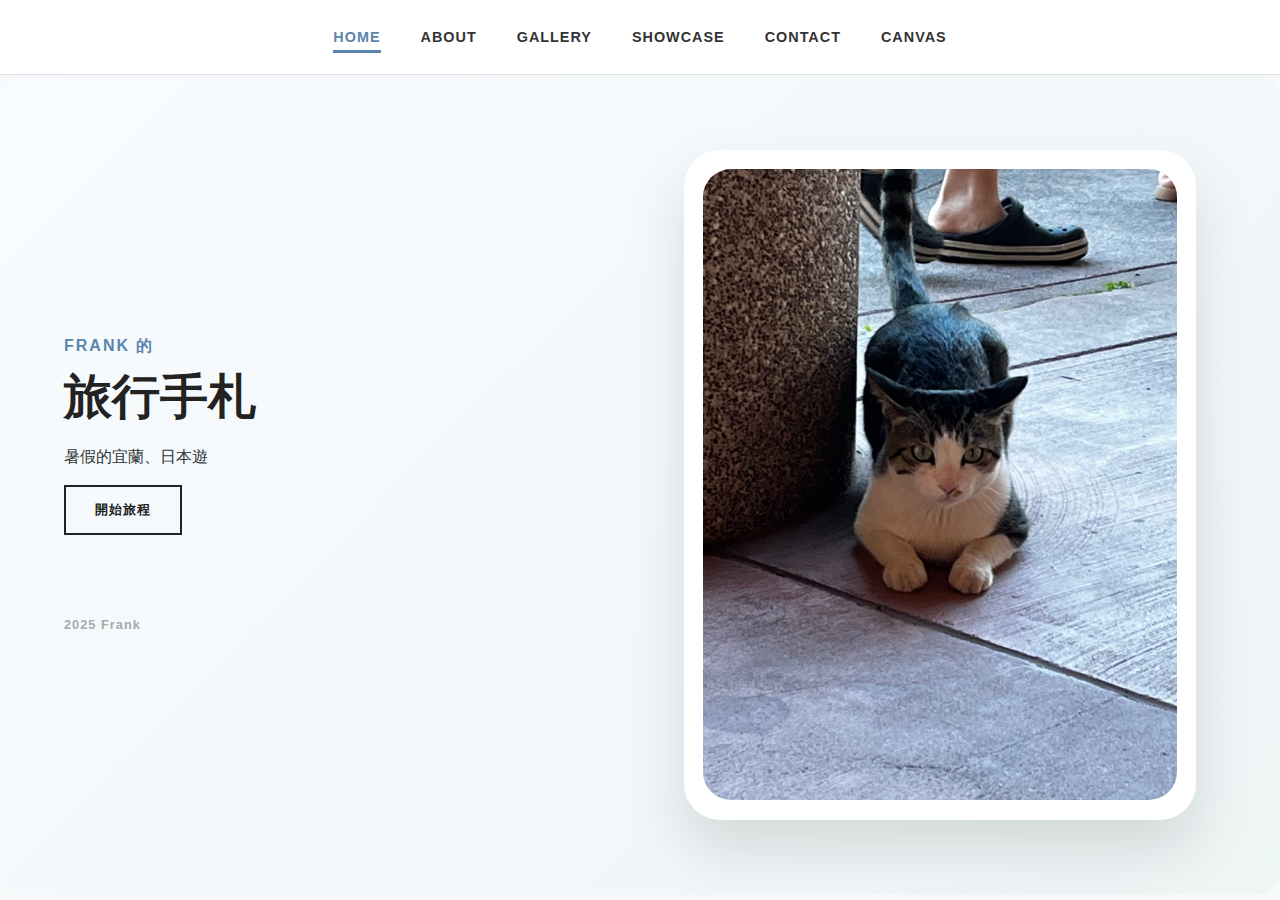
<file: index.html>
<!DOCTYPE html>
<html lang="zh-Hant">
<head>
  <meta charset="UTF-8">
  <meta name="viewport" content="width=device-width, initial-scale=1.0">
  <title>Home - My Website</title>
  <link rel="stylesheet" href="style.css">
  <script defer src="main.js"></script>
</head>
<body>

  <nav class="navbar">
    <button class="nav-toggle" type="button" aria-label="切換主選單" aria-expanded="false" aria-controls="primary-nav">
      <span></span>
      <span></span>
      <span></span>
    </button>
    <ul id="primary-nav">
      <li><a href="index.html" class="active">Home</a></li>
      <li><a href="about.html">About</a></li>
      <li><a href="gallery.html">Gallery</a></li>
      <li><a href="showcase.html">Showcase</a></li>
      <li><a href="contact.html">Contact</a></li>
      <li><a href="canvas.html">Canvas</a></li>
    </ul>
  </nav>

  <header class="hero">
    <div class="hero-text">
      <span class="subtitle">Frank 的</span>
      <h1>旅行手札</h1>
      <p>暑假的宜蘭、日本遊</p>
      <a href="./showcase.html" class="btn">開始旅程</a>
      <span class="company">2025 Frank</span>
    </div>
    <div class="hero-image">
      <div class="hero-photo-card">
        <img src="photo/showcase/1.jpg" alt="宜蘭稻田與龜山島遠景">
      </div>
    </div>
  </header>

</body>
</html>
</file>
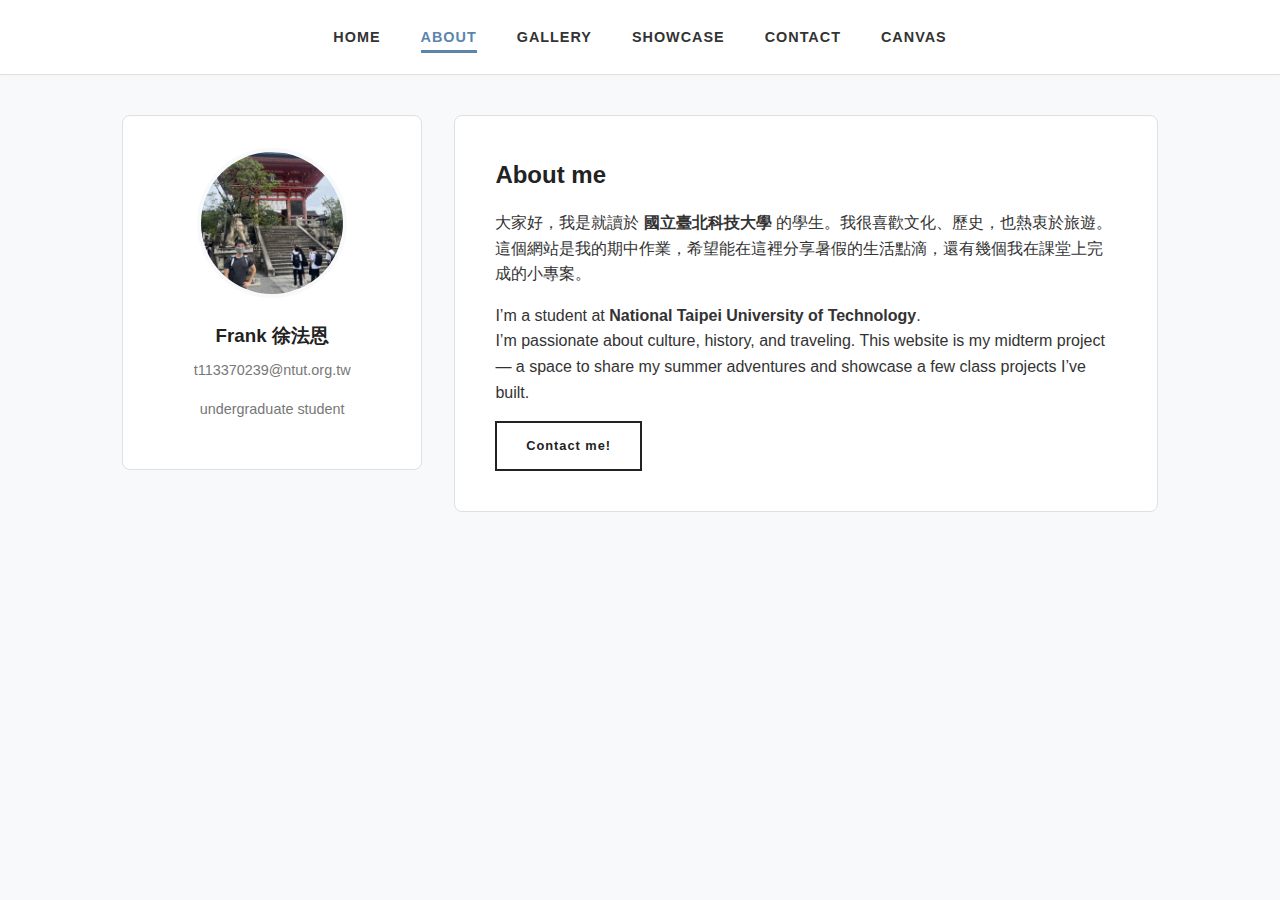
<file: about.html>
<!DOCTYPE html>
<html lang="zh-Hant">
<head>
  <meta charset="UTF-8">
  <meta name="viewport" content="width=device-width, initial-scale=1.0">
  <title>About - My Website</title>
  <link rel="stylesheet" href="style.css">
  <script defer src="main.js"></script>
</head>
<body>

  <nav class="navbar">
    <button class="nav-toggle" type="button" aria-label="切換主選單" aria-expanded="false" aria-controls="primary-nav">
      <span></span>
      <span></span>
      <span></span>
    </button>
    <ul id="primary-nav">
      <li><a href="index.html">Home</a></li>
      <li><a href="about.html" class="active">About</a></li>
      <li><a href="gallery.html">Gallery</a></li>
      <li><a href="showcase.html">Showcase</a></li>
      <li><a href="contact.html">Contact</a></li>
      <li><a href="canvas.html">Canvas</a></li>
    </ul>
  </nav>

  <div class="container">
    
    <div class="two-column-layout">
      
      <aside class="left-column">
        <div class="profile-card">
          <img src="./photo/Profile_photo.png" alt="Profile Photo" class="profile-pic">
          <h3>Frank 徐法恩</h3>
          <p>t113370239@ntut.org.tw</p>
          <p>undergraduate student</p>
        </div>
      </aside>
      
      <main class="right-column">
        <h2>About me</h2>
                <p>大家好，我是就讀於 <strong>國立臺北科技大學</strong> 的學生。我很喜歡文化、歷史，也熱衷於旅遊。這個網站是我的期中作業，希望能在這裡分享暑假的生活點滴，還有幾個我在課堂上完成的小專案。</p>
        <p>I’m a student at <strong>National Taipei University of Technology</strong>.<br>I’m passionate about culture, history, and traveling. This website is my midterm project — a space to share my summer adventures and showcase a few class projects I’ve built.</p>
        <a href="./contact.html" class="btn">Contact me!</a>
      </main>

    </div>
  </div>

</body>
</html>
</file>
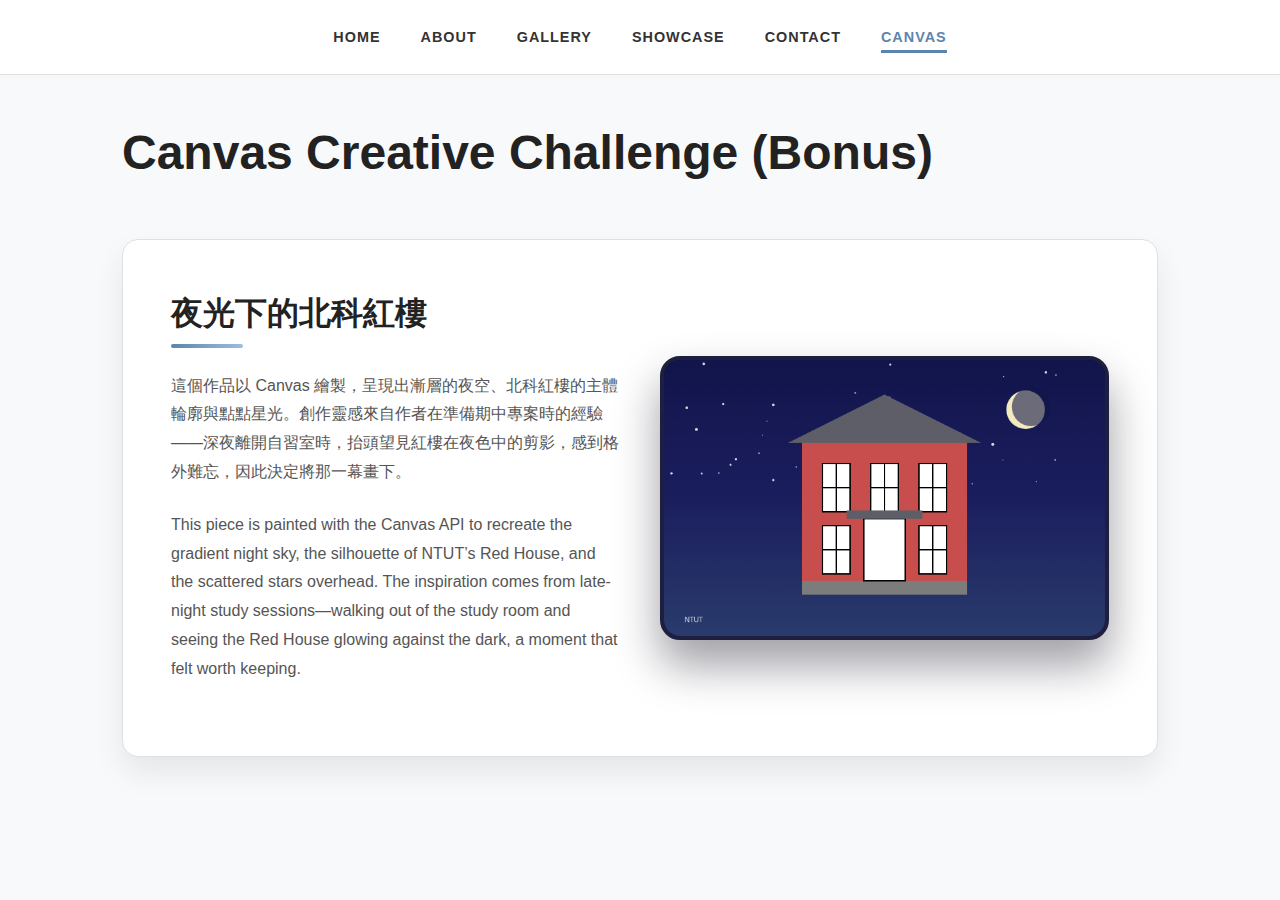
<file: canvas.html>
<!DOCTYPE html>
<html lang="zh-Hant">
<head>
  <meta charset="UTF-8">
  <meta name="viewport" content="width=device-width, initial-scale=1.0">
  <title>Canvas Creative Challenge - My Website</title>
  <link rel="stylesheet" href="style.css">
  <script defer src="main.js"></script>
</head>
<body>

  <nav class="navbar">
    <button class="nav-toggle" type="button" aria-label="切換主選單" aria-expanded="false" aria-controls="primary-nav">
      <span></span>
      <span></span>
      <span></span>
    </button>
    <ul id="primary-nav">
      <li><a href="index.html">Home</a></li>
      <li><a href="about.html">About</a></li>
      <li><a href="gallery.html">Gallery</a></li>
      <li><a href="showcase.html">Showcase</a></li>
      <li><a href="contact.html">Contact</a></li>
      <li><a href="canvas.html" class="active">Canvas</a></li>
    </ul>
  </nav>

  <div class="container">
    <h1>Canvas Creative Challenge (Bonus)</h1>

    <section class="canvas-section">
      <div class="canvas-copy">
        <h2 class="canvas-heading">夜光下的北科紅樓</h2>
        <p class="canvas-description">這個作品以 Canvas 繪製，呈現出漸層的夜空、北科紅樓的主體輪廓與點點星光。創作靈感來自作者在準備期中專案時的經驗——深夜離開自習室時，抬頭望見紅樓在夜色中的剪影，感到格外難忘，因此決定將那一幕畫下。</p>
        <p class="canvas-description">This piece is painted with the Canvas API to recreate the gradient night sky, the silhouette of NTUT’s Red House, and the scattered stars overhead. The inspiration comes from late-night study sessions—walking out of the study room and seeing the Red House glowing against the dark, a moment that felt worth keeping.</p>
      </div>
      <div class="canvas-wrapper">
        <canvas id="dreamCanvas" width="640" height="400" aria-label="Dream space canvas artwork"></canvas>
      </div>
    </section>
  </div>

  <script>
    (function () {
      const canvas = document.getElementById('dreamCanvas');
      const ctx = canvas.getContext('2d');
      const w = canvas.width;
      const h = canvas.height;

      function drawBackground() {
        const gradient = ctx.createLinearGradient(0, 0, 0, h);
        gradient.addColorStop(0, '#12154b');
        gradient.addColorStop(0.5, '#1b1e5e');
        gradient.addColorStop(1, '#2a3b6c');
        ctx.fillStyle = gradient;
        ctx.fillRect(0, 0, w, h);
      }

      function drawStars() {
        ctx.fillStyle = 'rgba(255,255,255,0.85)';
        for (let i = 0; i < 35; i++) {
          const x = Math.random() * w;
          const y = Math.random() * (h * 0.45);
          const radius = Math.random() * 1.8 + 0.4;
          ctx.beginPath();
          ctx.arc(x, y, radius, 0, Math.PI * 2);
          ctx.fill();
        }
      }

      function drawMoon() {
        const moonX = w * 0.82;
        const moonY = h * 0.18;
        ctx.beginPath();
        ctx.fillStyle = 'rgba(255, 247, 196, 0.95)';
        ctx.arc(moonX, moonY, 28, 0, Math.PI * 2);
        ctx.fill();
        ctx.beginPath();
        ctx.fillStyle = 'rgba(18, 21, 75, 0.6)';
        ctx.arc(moonX + 8, moonY - 4, 28, 0, Math.PI * 2);
        ctx.fill();
      }

      function drawBuilding() {
        const baseWidth = 240;
        const baseHeight = 220;
        const baseX = (w - baseWidth) / 2;
        const baseY = h - baseHeight - 60;

        // building
        ctx.fillStyle = '#c74e4c';
        ctx.fillRect(baseX, baseY, baseWidth, baseHeight);

        // foundation
        ctx.fillStyle = '#7c7c7c';
        ctx.fillRect(baseX, baseY + baseHeight - 20, baseWidth, 20);

        // roof
        ctx.beginPath();
        ctx.moveTo(baseX - 20, baseY);
        ctx.lineTo(baseX + baseWidth / 2, baseY - 70);
        ctx.lineTo(baseX + baseWidth + 20, baseY);
        ctx.closePath();
        ctx.fillStyle = '#5e5e68';
        ctx.fill();

        // windows
        const windowWidth = 40;
        const windowHeight = 70;
        const columns = 3;
        const spacingX = 30;
        const spacingY = 20;
        ctx.fillStyle = '#ffffff';
        ctx.strokeStyle = '#000000';
        ctx.lineWidth = 2;

        for (let col = 0; col < columns; col++) {
          const x = baseX + 30 + col * (windowWidth + spacingX);
          for (let row = 0; row < 2; row++) {
            const y = baseY + 30 + row * (windowHeight + spacingY);
            ctx.fillRect(x, y, windowWidth, windowHeight);
            ctx.strokeRect(x, y, windowWidth, windowHeight);
            ctx.beginPath();
            ctx.moveTo(x + windowWidth / 2, y);
            ctx.lineTo(x + windowWidth / 2, y + windowHeight);
            ctx.moveTo(x, y + windowHeight / 2);
            ctx.lineTo(x + windowWidth, y + windowHeight / 2);
            ctx.stroke();
          }
        }

        // door
        const doorWidth = 60;
        const doorHeight = 90;
        const doorX = baseX + baseWidth / 2 - doorWidth / 2;
        const doorY = baseY + baseHeight - doorHeight - 20;

        ctx.fillStyle = '#ffffff';
        ctx.fillRect(doorX, doorY, doorWidth, doorHeight);
        ctx.strokeStyle = '#000000';
        ctx.strokeRect(doorX, doorY, doorWidth, doorHeight);

        ctx.fillStyle = '#5e5e68';
        ctx.fillRect(doorX - 25, doorY - 12, doorWidth + 50, 12);
      }

      function drawTitle() {
        ctx.fillStyle = 'rgba(255, 255, 255, 0.85)';
        ctx.font = '600 24px var(--font-heading, sans-serif)';
        ctx.textAlign = 'left';
        ctx.fillText('NTUT', 30, h - 20);
      }

      function render() {
        drawBackground();
        drawStars();
        drawMoon();
        drawBuilding();
        drawTitle();
      }

      render();
    })();
  </script>

</body>
</html>
</file>
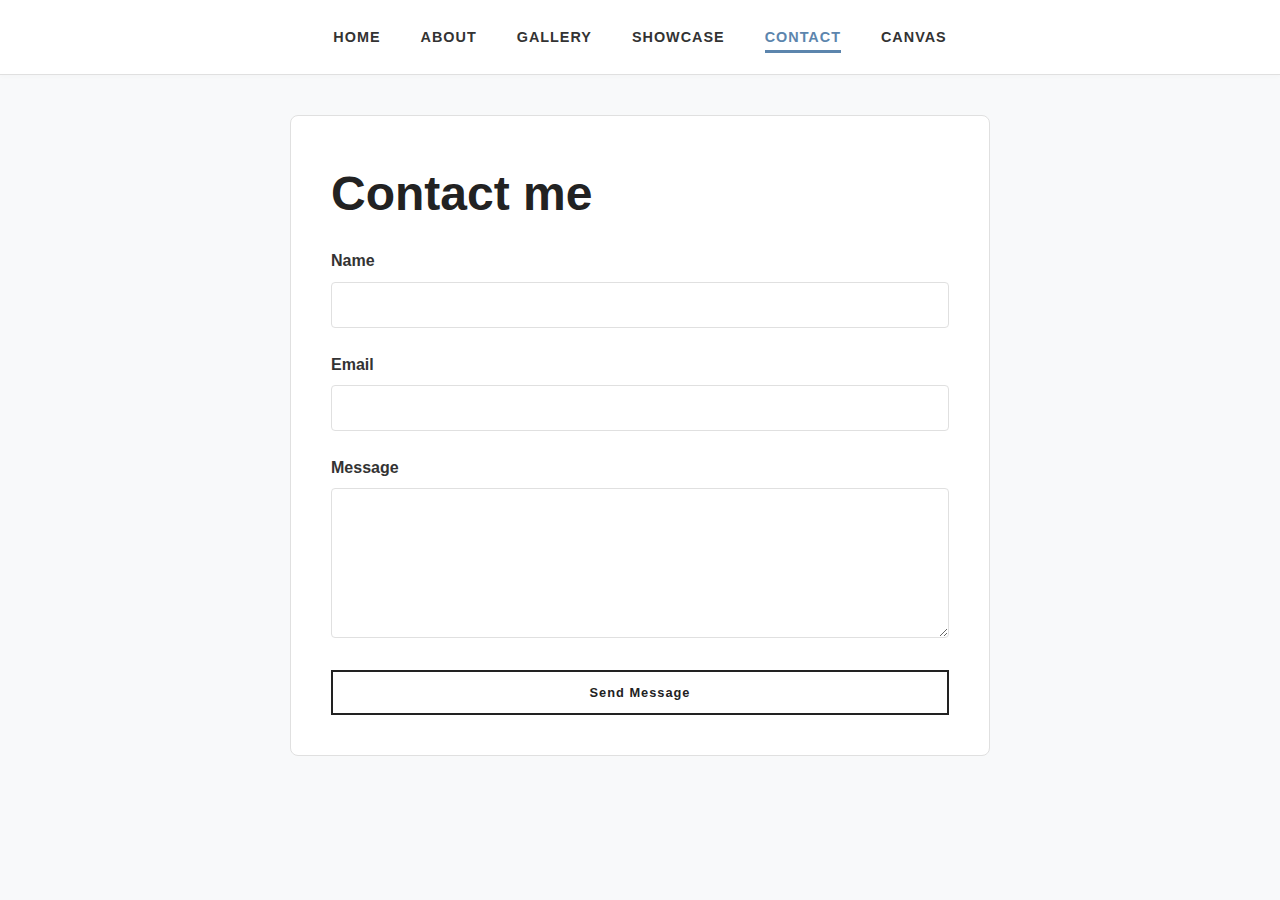
<file: contact.html>
<!DOCTYPE html>
<html lang="zh-Hant">
<head>
  <meta charset="UTF-8">
  <meta name="viewport" content="width=device-width, initial-scale=1.0">
  <title>Contact - My Website</title>
  <link rel="stylesheet" href="style.css">
  <script defer src="main.js"></script>
</head>
<body>

  <nav class="navbar">
    <button class="nav-toggle" type="button" aria-label="切換主選單" aria-expanded="false" aria-controls="primary-nav">
      <span></span>
      <span></span>
      <span></span>
    </button>
    <ul id="primary-nav">
      <li><a href="index.html">Home</a></li>
      <li><a href="about.html">About</a></li>
      <li><a href="gallery.html">Gallery</a></li>
      <li><a href="showcase.html">Showcase</a></li>
      <li><a href="contact.html" class="active">Contact</a></li>
      <li><a href="canvas.html">Canvas</a></li>
    </ul>
  </nav>

  <div class="container">
    <div class="contact-form-container">
      <h1>Contact me</h1>
      <p></p>
      
      <form class="contact-form">
        <div class="form-group">
          <label for="name">Name</label>
          <input type="text" id="name" name="name" required>
        </div>
        <div class="form-group">
          <label for="email">Email</label>
          <input type="email" id="email" name="email" required>
        </div>
        <div class="form-group">
          <label for="message">Message</label>
          <textarea id="message" name="message" required></textarea>
        </div>
        <button type="submit" class="btn btn-full">Send Message</button>
      </form>
    </div>
  </div>

</body>
</html>
</file>
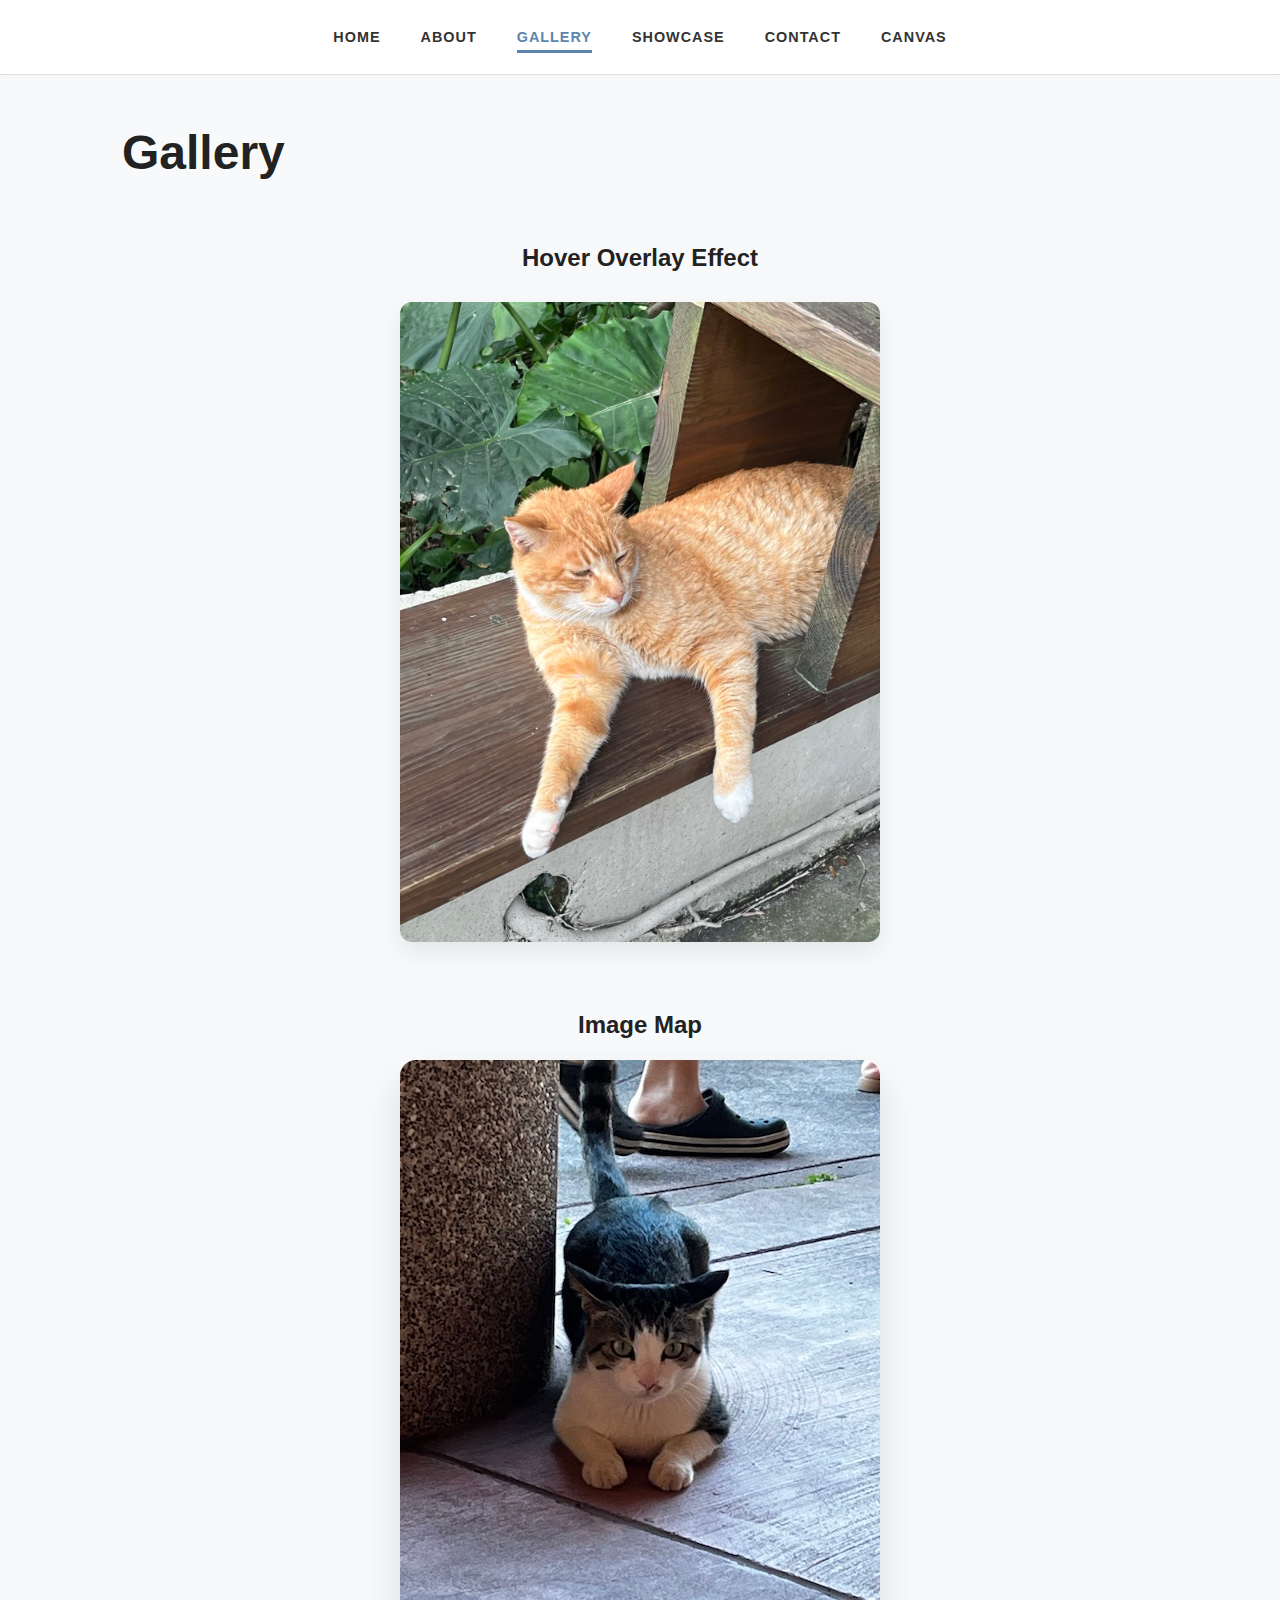
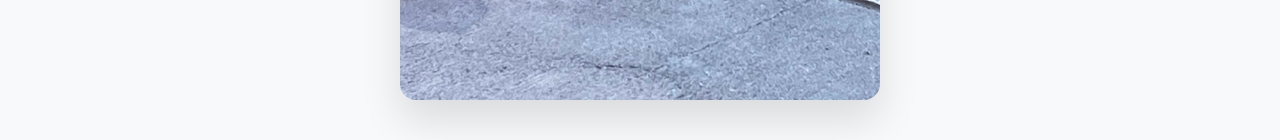
<file: gallery.html>
<!DOCTYPE html>
<html lang="zh-Hant">
<head>
  <meta charset="UTF-8">
  <meta name="viewport" content="width=device-width, initial-scale=1.0">
  <title>Gallery - My Website</title>
  <link rel="stylesheet" href="style.css">
  <script defer src="main.js"></script>
</head>
<body>

  <nav class="navbar">
    <button class="nav-toggle" type="button" aria-label="切換主選單" aria-expanded="false" aria-controls="primary-nav">
      <span></span>
      <span></span>
      <span></span>
    </button>
    <ul id="primary-nav">
      <li><a href="index.html">Home</a></li>
      <li><a href="about.html">About</a></li>
      <li><a href="gallery.html" class="active">Gallery</a></li>
      <li><a href="showcase.html">Showcase</a></li>
      <li><a href="contact.html">Contact</a></li>
      <li><a href="canvas.html">Canvas</a></li>
    </ul>
  </nav>

  <div class="container">
    <h1>Gallery</h1>
    <section class="gallery-overlay-section">
      <h2>Hover Overlay Effect</h2>

      <div class="overlay-wrapper">
        <img src="photo/gallery/cat_sleep.jpg" alt="午睡的校園貓" class="overlay-base">
        <div class="overlay-layer">
          <img src="photo/gallery/cat_leave.jpg" alt="起身伸懶腰的貓" class="overlay-image">
          <div class="overlay-caption">醒來伸懶腰，準備巡邏</div>
        </div>
      </div>
    </section>

    <section class="image-map-section">
      <h2>Image Map</h2>
      <div class="image-map-wrapper">
        <img src="photo/gallery/cat.jpg" alt="躺在校園草地上的花貓" usemap="#cks-map" width="700" height="525">
        <map name="cks-map">
          <area shape="poly" coords="314,135,328,461,161,466,160,140" href="showcase.html" alt="點擊查看 Showcase" aria-label="點擊查看 Showcase">
        </map>
      </div>
    </section>
  </div>

</body>
</html>
</file>
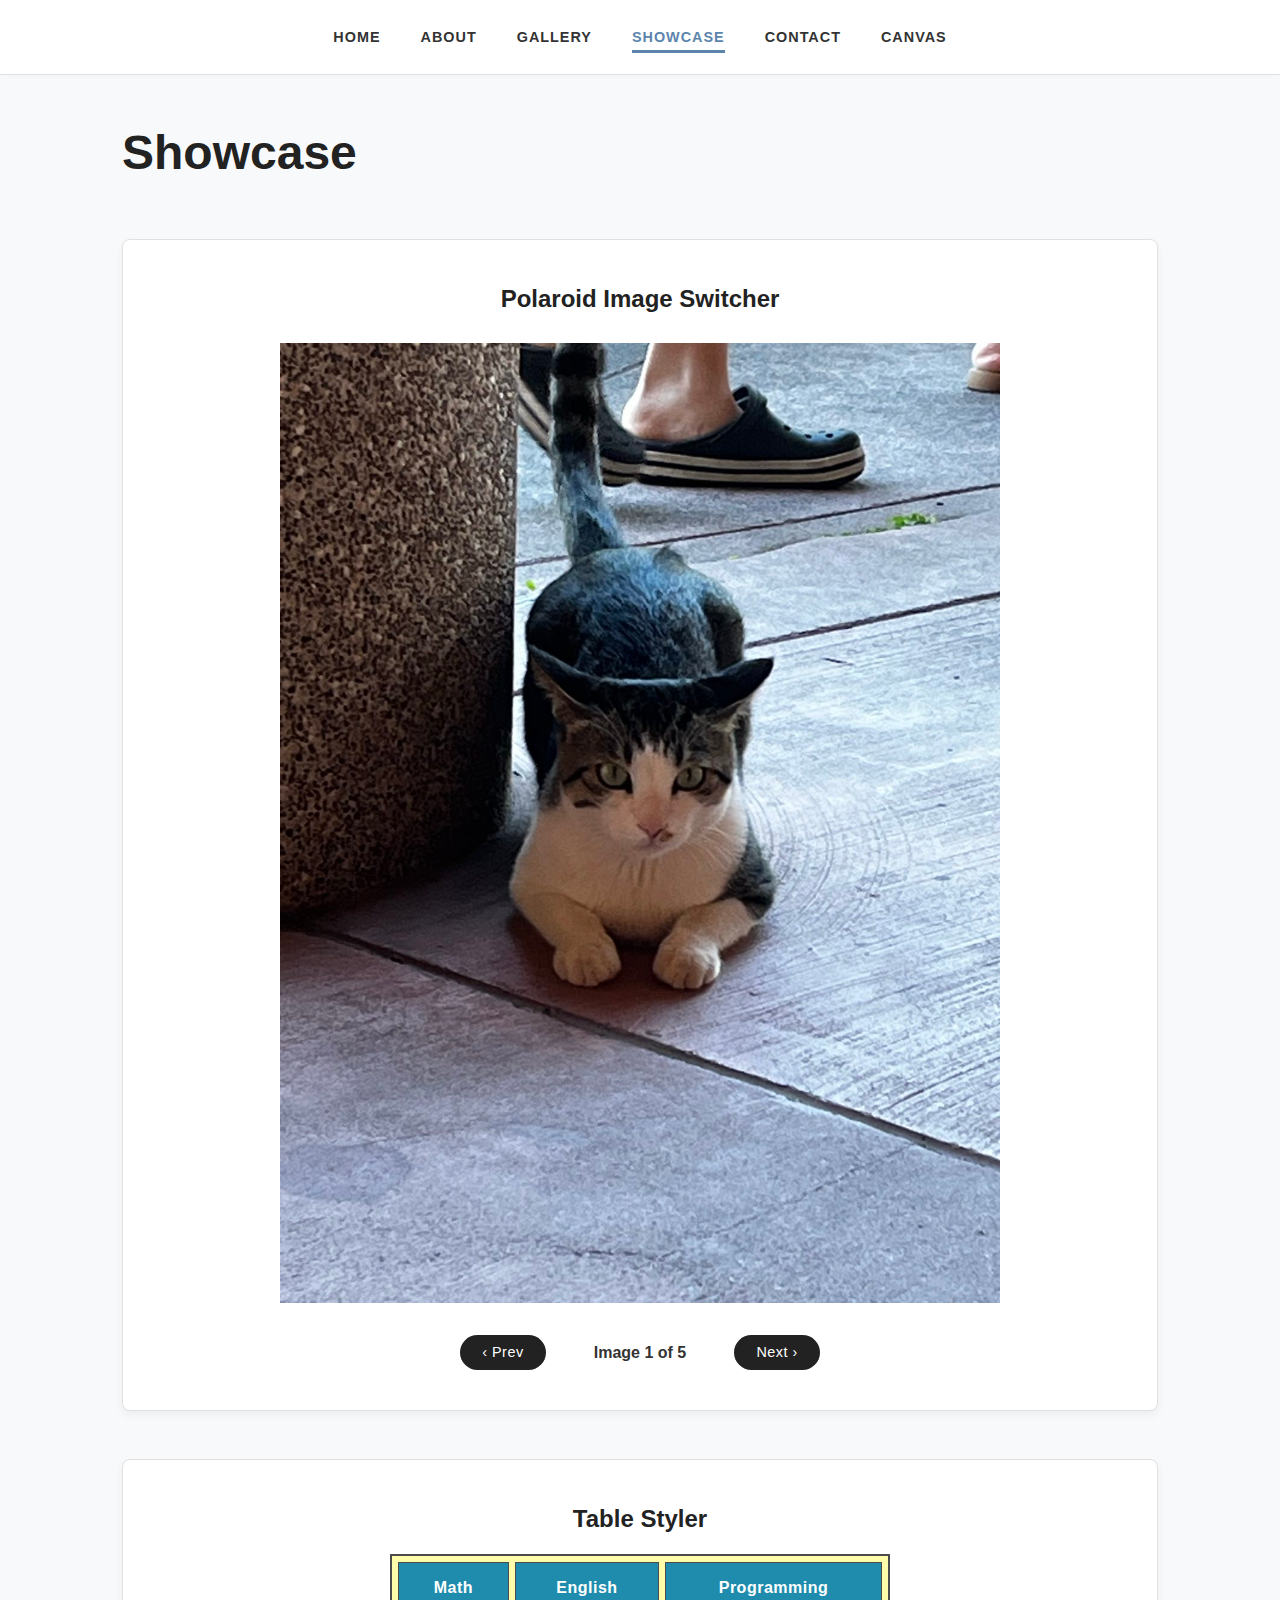
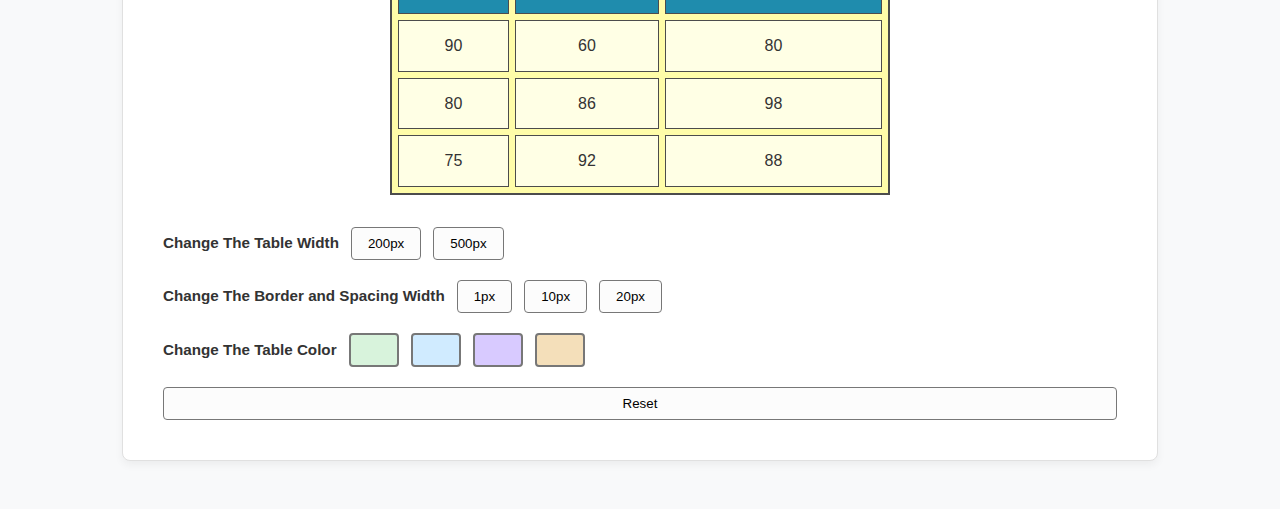
<file: showcase.html>
<!DOCTYPE html>
<html lang="zh-Hant">
<head>
  <meta charset="UTF-8">
  <meta name="viewport" content="width=device-width, initial-scale=1.0">
  <title>Showcase - My Website</title>
  <link rel="stylesheet" href="style.css">
  <script defer src="main.js"></script>
  <script defer src="script.js"></script>
</head>
<body>

  <nav class="navbar">
    <button class="nav-toggle" type="button" aria-label="切換主選單" aria-expanded="false" aria-controls="primary-nav">
      <span></span>
      <span></span>
      <span></span>
    </button>
    <ul id="primary-nav">
      <li><a href="index.html">Home</a></li>
      <li><a href="about.html">About</a></li>
      <li><a href="gallery.html">Gallery</a></li>
      <li><a href="showcase.html" class="active">Showcase</a></li>
      <li><a href="contact.html">Contact</a></li>
      <li><a href="canvas.html">Canvas</a></li>
    </ul>
  </nav>

  <div class="container">
    <h1>Showcase</h1>
    <!-- <p>My recent projects and work.</p> -->

    <section class="featured-gallery card">
      <h2>Polaroid Image Switcher</h2>

      <div class="slider-frame">
        <img id="showcase-photo" src="photo/showcase/1.jpg" alt="今日拍攝照片" class="slider-image">
      </div>

      <div class="slider-controls">
        <button class="slider-button" id="showcase-prev">&lsaquo; Prev</button>
        <span class="slider-counter" id="showcase-counter">Image 1 of 5</span>
        <button class="slider-button" id="showcase-next">Next &rsaquo;</button>
      </div>
    </section>

    <section class="featured-gallery card">
      <h2>Table Styler</h2>

      <div class="table-wrapper">
        <table id="scoreTable" class="score-table">
          <thead>
            <tr>
              <th>Math</th>
              <th>English</th>
              <th>Programming</th>
            </tr>
          </thead>
          <tbody>
            <tr>
              <td>90</td>
              <td>60</td>
              <td>80</td>
            </tr>
            <tr>
              <td>80</td>
              <td>86</td>
              <td>98</td>
            </tr>
            <tr>
              <td>75</td>
              <td>92</td>
              <td>88</td>
            </tr>
          </tbody>
        </table>
      </div>

      <div class="score-controls">
        <div class="control-row" data-action="width">
          <span>Change The Table Width</span>
          <button class="option-button" data-width="200">200px</button>
          <button class="option-button" data-width="500">500px</button>
        </div>

        <div class="control-row" data-action="spacing">
          <span>Change The Border and Spacing Width</span>
          <button class="option-button" data-border="1">1px</button>
          <button class="option-button" data-border="10">10px</button>
          <button class="option-button" data-border="20">20px</button>
        </div>

        <div class="control-row" data-action="color">
          <span>Change The Table Color</span>
          <div class="color-swatch" data-color="#d8f3dc" style="background:#d8f3dc;"></div>
          <div class="color-swatch" data-color="#d0ebff" style="background:#d0ebff;"></div>
          <div class="color-swatch" data-color="#d8caff" style="background:#d8caff;"></div>
          <div class="color-swatch" data-color="#f4dfba" style="background:#f4dfba;"></div>
        </div>

        <button class="reset-button" id="resetTable">Reset</button>
      </div>
    </section>

  </div>

</body>
</html>
</file>
<file: style.css>
/* --- 1. CSS 變數與全域設定 --- */
:root {
  --bg-color: #f8f9fa; 
  --text-color: #333;
  --heading-color: #222;
  --primary-color: #5c85ad; 
  --border-color: #e0e0e0;
  --white: #ffffff;
  
  --font-heading: 'Montserrat', 'Helvetica Neue', Arial, sans-serif;
  --font-body: 'Lato', 'Helvetica Neue', Arial, sans-serif;
}

* {
  margin: 0;
  padding: 0;
  box-sizing: border-box;
}

body {
  font-family: var(--font-body);
  background-color: var(--bg-color);
  color: var(--text-color);
  line-height: 1.6;
}

/* --- 2. 導覽列 (Navbar) --- */
.navbar {
  width: 100%;
  background-color: var(--white);
  padding: 1.5rem 2rem;
  border-bottom: 1px solid var(--border-color);
  box-shadow: 0 2px 4px rgba(0,0,0,0.02);
  position: relative;
  display: flex;
  flex-direction: column;
  align-items: center;
}

.navbar ul {
  display: flex;
  justify-content: center;
  list-style: none;
  gap: 2.5rem;
}

.navbar ul li a {
  text-decoration: none;
  color: var(--text-color);
  font-family: var(--font-heading);
  font-weight: 700;
  font-size: 0.9rem;
  text-transform: uppercase;
  letter-spacing: 1px;
  padding-bottom: 0.5rem;
  transition: color 0.3s ease;
  position: relative; /* For the ::after pseudo-element */
}

.nav-toggle {
  align-self: flex-end;
  width: 46px;
  height: 46px;
  border-radius: 14px;
  border: none;
  background: var(--white);
  display: none;
  flex-direction: column;
  justify-content: center;
  align-items: center;
  gap: 6px;
  cursor: pointer;
  padding: 0;
  box-shadow: 0 12px 30px rgba(0, 0, 0, 0.12);
  position: relative;
}

.nav-toggle span {
  display: block;
  width: 22px;
  height: 2px;
  background: var(--heading-color);
  transition: transform 0.3s ease, opacity 0.3s ease;
  position: absolute;
  left: 50%;
  transform: translateX(-50%);
}

.nav-toggle span:nth-child(1) {
  top: 16px;
}

.nav-toggle span:nth-child(2) {
  top: 22px;
}

.nav-toggle span:nth-child(3) {
  top: 28px;
}

.nav-toggle[aria-expanded="true"] span:nth-child(1) {
  top: 22px;
  transform: translate(-50%, 0) rotate(45deg);
}

.nav-toggle[aria-expanded="true"] span:nth-child(2) {
  opacity: 0;
}

.nav-toggle[aria-expanded="true"] span:nth-child(3) {
  top: 22px;
  transform: translate(-50%, 0) rotate(-45deg);
}

.navbar ul li a::after {
  content: '';
  position: absolute;
  width: 100%;
  height: 3px;
  bottom: 0;
  left: 0;
  background-color: var(--primary-color);
  transform: scaleX(0);
  transform-origin: center;
  transition: transform 0.4s ease;
}

.navbar ul li a:hover {
  color: var(--primary-color);
}

.navbar ul li a:hover::after,
.navbar ul li a.active::after {
  transform: scaleX(1);
}

/* 導覽列 (Active Class) */
.navbar ul li a.active {
  color: var(--primary-color);
}

@media (max-width: 820px) {
  .navbar {
    padding: 1rem 1.5rem 1.5rem;
    border-radius: 0 0 18px 18px;
  }

  .nav-toggle {
    display: flex;
    margin-bottom: 0.25rem;
  }

  .navbar ul {
    flex-direction: column;
    align-items: center;
    gap: 0.5rem;
    width: 100%;
    max-height: 0;
    overflow: hidden;
    padding: 0;
    transition: max-height 0.35s ease, padding 0.35s ease;
  }

  .navbar ul.is-open {
    max-height: 500px;
    padding: 1rem 0 0.5rem;
    background: var(--white);
    border-radius: 16px;
    box-shadow: 0 16px 35px rgba(0, 0, 0, 0.12);
  }

  .navbar ul li a {
    font-size: 1rem;
    display: block;
    width: 100%;
    text-align: center;
    padding: 0.35rem 0;
  }
}

/* --- 3. 通用版面與組件 --- */
.container {
  max-width: 1100px;
  margin: 2.5rem auto;
  padding: 0 2rem;
}

h1, h2, h3 {
  font-family: var(--font-heading);
  font-weight: 700;
  color: var(--heading-color);
  margin-bottom: 1rem;
}

h1 {
  font-size: 3rem;
  font-weight: 900;
  margin-bottom: 0.5rem;
}

p {
  margin-bottom: 1rem;
}

/* btn */
.btn {
  display: inline-block;
  padding: 0.8rem 1.8rem;
  border: 2px solid var(--heading-color);
  background: transparent;
  color: var(--heading-color);
  text-decoration: none;
  font-family: var(--font-heading);
  font-weight: 700;
  font-size: 0.8rem;
  letter-spacing: 1px;
  transition: all 0.3s ease;
}

.btn:hover {
  background: var(--heading-color);
  color: var(--white);
}

/* 卡片 (Showcase ) */
.card {
  background: var(--white);
  border: 1px solid var(--border-color);
  border-radius: 8px; /* 參考圖片中照片的圓角 */
  padding: 1.5rem;
  box-shadow: 0 4px 8px rgba(0,0,0,0.05);
}

/* --- 4. Home (index.html) --- */
.hero {
  display: flex;
  align-items: center;
  gap: 3rem;
  min-height: calc(100vh - 80px); /* 減去 Navbar 的高度 */
  padding: 3rem 4rem;
  background: linear-gradient(135deg, #f8fbff, #eef5f5);
  border-radius: 24px;
}

.hero-text {
  flex: 1;
  padding: 1rem 0;
}

.hero-text .subtitle {
  font-family: var(--font-heading);
  font-weight: 700;
  letter-spacing: 2px;
  text-transform: uppercase;
  color: var(--primary-color);
  margin-bottom: 0.5rem;
}

.hero-text .company {
  display: block;
  margin-top: 5rem;
  font-family: var(--font-heading);
  font-weight: 700;
  font-size: 0.8rem;
  color: #aaa;
  letter-spacing: 1px;
}

.hero-image {
  flex: 1;
  display: flex;
  justify-content: center;
  align-items: center;
}

.hero-photo-card {
  width: clamp(280px, 40vw, 520px);
  background: var(--white);
  padding: 1.2rem;
  border-radius: 36px;
  box-shadow: 0 30px 60px rgba(0, 0, 0, 0.12);
  overflow: hidden;
}

.hero-photo-card img {
  display: block;
  width: 100%;
  height: auto;
  border-radius: 28px;
  object-fit: cover;
}

@media (max-width: 900px) {
  .hero {
    flex-direction: column;
    min-height: auto;
    padding: 2rem 1.5rem;
    text-align: center;
  }

  .hero-text {
    padding: 0;
  }

  .hero-text .company {
    margin-top: 2rem;
  }

  .hero-image {
    width: 100%;
  }

  .hero-photo-card {
    width: min(420px, 100%);
    padding: 1rem;
  }
}

/* --- 5. About (雙欄) --- */
.two-column-layout {
  display: flex;
  gap: 2rem;
}

.left-column {
  flex-basis: 30%;
}

.profile-card {
  background: var(--white);
  border: 1px solid var(--border-color);
  border-radius: 8px;
  padding: 2rem;
  text-align: center;
}

.profile-card .profile-pic {
  width: 150px;
  height: 150px;
  border-radius: 50%;
  object-fit: cover;
  margin-bottom: 1rem;
  border: 4px solid var(--bg-color);
}

.profile-card h3 {
  margin-bottom: 0.5rem;
}

.profile-card p {
  color: #777;
  font-size: 0.9rem;
}

.right-column {
  flex-basis: 70%;
  background: var(--white);
  border: 1px solid var(--border-color);
  border-radius: 8px;
  padding: 2.5rem;
}

@media (max-width: 768px) {
  .two-column-layout {
    flex-direction: column;
  }

  .left-column,
  .right-column {
    flex-basis: auto;
  }

  .left-column {
    display: flex;
    justify-content: center;
  }

  .right-column {
    padding: 2rem;
  }
}

/* --- 6. 特定頁面：Gallery & Showcase (Grid) --- */
.grid-layout {
  display: grid;
  grid-template-columns: repeat(auto-fill, minmax(300px, 1fr));
  gap: 1.5rem;
}

.grid-layout img {
  width: 100%;
  height: 220px;
  object-fit: cover;
  border-radius: 8px;
  transition: transform 0.3s ease;
}

.grid-layout img:hover {
  transform: scale(1.03);
}

/* Gallery overlay demo */
.gallery-overlay-section {
  margin-top: 3rem;
  text-align: center;
}

.overlay-wrapper {
  position: relative;
  width: min(480px, 100%);
  margin: 1.5rem auto 0;
  border-radius: 12px;
  overflow: hidden;
  box-shadow: 0 10px 25px rgba(0, 0, 0, 0.08);
}

.overlay-base {
  display: block;
  width: 100%;
  height: auto;
}

.overlay-layer {
  position: absolute;
  inset: 0;
  border-radius: inherit;
  opacity: 0;
  transition: opacity 0.5s ease;
}

.overlay-wrapper:hover .overlay-layer {
  opacity: 1;
}

.overlay-image {
  position: absolute;
  width: 100%;
  top: 50%;
  left: 50%;
  transform: translate(-50%, -50%);
}

.overlay-caption {
  position: absolute;
  bottom: 0;
  left: 0;
  width: 100%;
  height: 15%;
  min-height: 48px;
  background: rgba(18, 21, 75, 0.5);
  color: #f6f8ff;
  font-family: var(--font-heading);
  font-size: 1rem;
  font-weight: 700;
  letter-spacing: 1px;
  display: flex;
  align-items: center;
  justify-content: center;
}

.image-map-section {
  margin-top: 4rem;
  text-align: center;
}

.image-map-wrapper {
  width: 480px;
  margin: 0 auto;
  border-radius: 16px;
  overflow: hidden;
  box-shadow: 0 20px 40px rgba(0, 0, 0, 0.12);
}

.image-map-wrapper img {
  width: 100%;
  height: auto;
  display: block;
}

/* Showcase slider */
.featured-gallery {
  margin: 3rem 0;
  text-align: center;
}

.featured-gallery.card {
  padding: 2.5rem;
}

.slider-frame {
  width: 100%;
  max-width: 720px;
  margin: 1.5rem auto 2rem;
}

.slider-image {
  display: block;
  width: 100%;
  height: auto;
  margin: 0 auto;
  object-fit: cover;
}

.slider-controls {
  display: flex;
  justify-content: center;
  gap: 1.5rem;
  align-items: center;
  font-family: var(--font-heading);
}

.slider-button {
  border: none;
  background: var(--heading-color);
  color: var(--white);
  padding: 0.6rem 1.4rem;
  border-radius: 999px;
  font-size: 0.9rem;
  letter-spacing: 0.5px;
  cursor: pointer;
  transition: background 0.2s ease, transform 0.1s ease;
}

.slider-button:hover:not(:disabled) {
  background: var(--primary-color);
  transform: translateY(-1px);
}

.slider-button:disabled {
  opacity: 0.45;
  cursor: default;
}

.slider-counter {
  min-width: 140px;
  font-weight: 700;
  color: var(--text-color);
}

/* Interactive score table */
.interactive-table {
  margin: 3rem 0;
  padding: 2.5rem;
  background: var(--white);
  border: 1px solid var(--border-color);
  border-radius: 12px;
  box-shadow: 0 8px 18px rgba(0, 0, 0, 0.05);
}

.table-wrapper {
  display: flex;
  justify-content: center;
  margin-bottom: 2rem;
}

.score-table {
  width: 500px;
  border: 2px solid #4c4c4c;
  border-collapse: separate;
  border-spacing: 6px;
  background: #fffda9;
  transition: all 0.25s ease;
}

.score-table th,
.score-table td {
  border: 1px solid #4c4c4c;
  padding: 0.75rem 1rem;
  text-align: center;
  font-size: 1rem;
}

.score-table thead th {
  background: #1f8cad;
  color: var(--white);
  letter-spacing: 0.5px;
}

.score-table tbody td {
  background: rgba(255, 255, 255, 0.7);
}

.score-controls {
  display: flex;
  flex-direction: column;
  gap: 1.25rem;
}

.control-row {
  display: flex;
  flex-wrap: wrap;
  align-items: center;
  gap: 0.75rem;
}

.control-row span {
  font-weight: 700;
  font-size: 0.95rem;
}

.option-button,
.reset-button {
  border: 1px solid #777;
  border-radius: 4px;
  background: #fcfcfc;
  padding: 0.5rem 1rem;
  cursor: pointer;
  transition: transform 0.1s ease, background 0.2s ease;
}

.option-button:hover,
.reset-button:hover {
  background: #e7e7e7;
  transform: translateY(-1px);
}

.color-swatch {
  width: 50px;
  height: 34px;
  border: 2px solid #777;
  border-radius: 4px;
  cursor: pointer;
  transition: transform 0.1s ease;
}

.color-swatch:hover {
  transform: translateY(-2px);
}

/* Canvas page */
.canvas-section {
  margin-top: 3rem;
  padding: 3rem;
  background: var(--white);
  border: 1px solid var(--border-color);
  border-radius: 16px;
  box-shadow: 0 15px 30px rgba(0, 0, 0, 0.08);
  display: grid;
  grid-template-columns: repeat(auto-fit, minmax(280px, 1fr));
  gap: 2.5rem;
  align-items: center;
}

.canvas-copy {
  max-width: 560px;
}

.canvas-section p {
  margin: 0 0 1.5rem;
  color: #4d4d4d;
  line-height: 1.8;
}

.canvas-heading {
  font-size: 2rem;
  margin-bottom: 1.5rem;
  position: relative;
  padding-bottom: 0.5rem;
}

.canvas-heading::after {
  content: '';
  position: absolute;
  left: 0;
  bottom: 0;
  width: 72px;
  height: 4px;
  background: linear-gradient(90deg, var(--primary-color), #9fbddd);
  border-radius: 999px;
}

.canvas-description {
  text-align: left;
}

.canvas-wrapper {
  display: flex;
  justify-content: center;
  margin: 0 auto;
}

#dreamCanvas {
  width: 100%;
  max-width: 640px;
  border-radius: 20px;
  border: 4px solid #1e1e3f;
  background: #0d0d2a;
  box-shadow: 0 25px 45px rgba(12, 12, 30, 0.4);
}

/* --- 7.Contact (Form) --- */
.contact-form-container {
  max-width: 700px;
  margin: 0 auto;
  background: var(--white);
  padding: 2.5rem;
  border: 1px solid var(--border-color);
  border-radius: 8px;
}

.form-group {
  margin-bottom: 1.5rem;
}

.form-group label {
  display: block;
  font-family: var(--font-heading);
  font-weight: 700;
  margin-bottom: 0.5rem;
}

.form-group input,
.form-group textarea {
  width: 100%;
  padding: 0.8rem;
  border: 1px solid var(--border-color);
  border-radius: 4px;
  font-family: var(--font-body);
  font-size: 1rem;
}

.form-group textarea {
  min-height: 150px;
  resize: vertical;
}

.btn-full {
  width: 100%;
}

.canvas-section p {
  max-width: 720px;
  margin: 0 0 1.5rem;
  color: #555;
}
</file>
